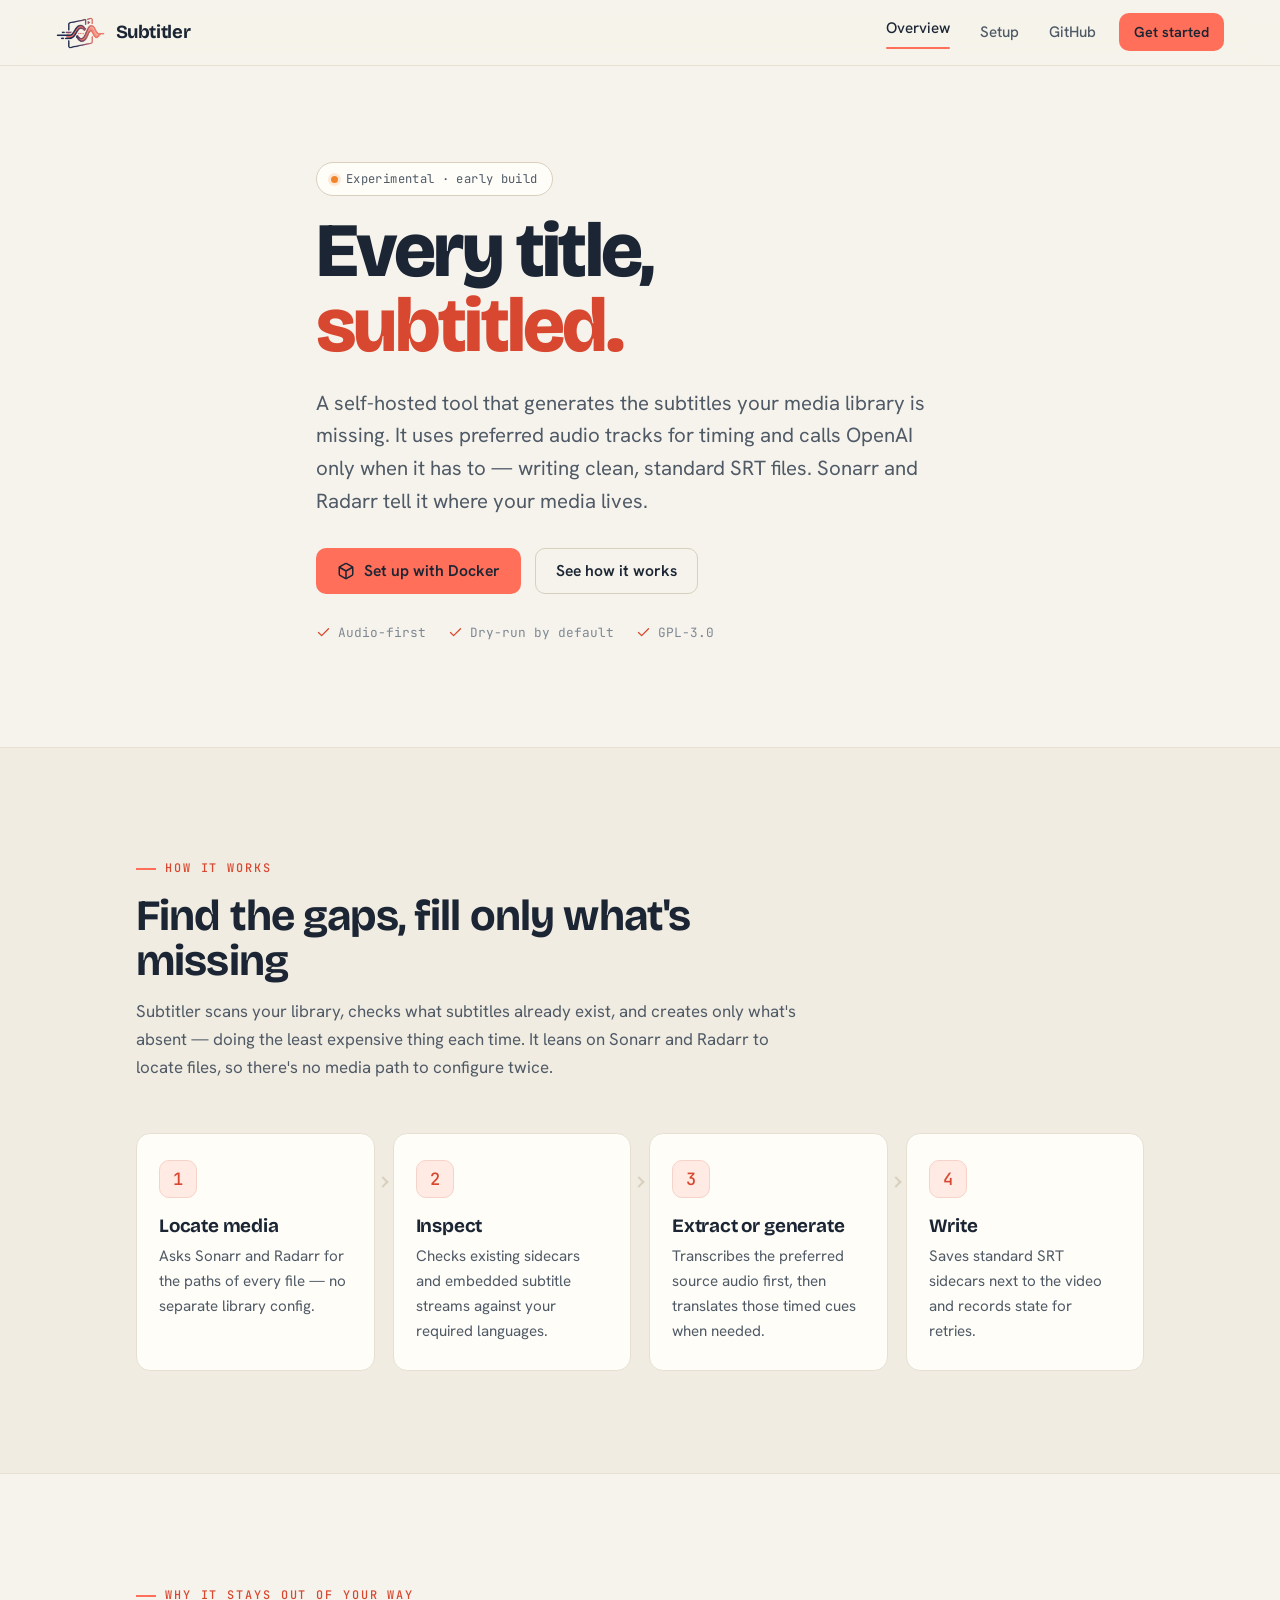
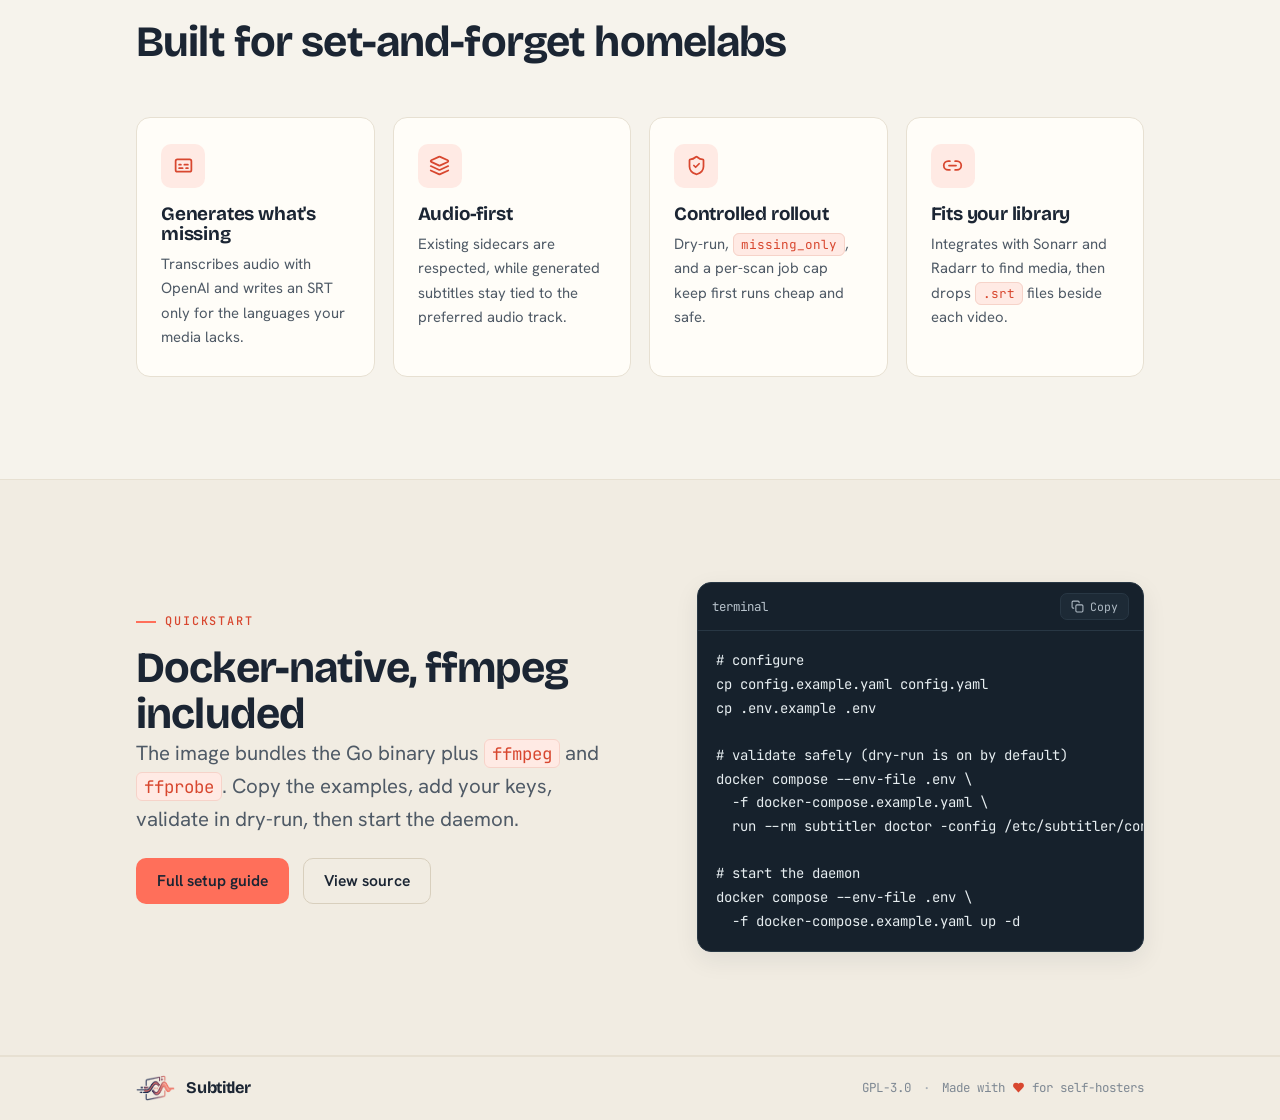
<file: docs/index.html>
<!doctype html>
<html lang="en">
  <head>
    <meta charset="UTF-8" />
    <meta name="viewport" content="width=device-width, initial-scale=1.0" />
    <title>Subtitler — automatic subtitles for your media library</title>
    <meta
      name="description"
      content="Self-hosted tool that generates the subtitles your media library is missing. Uses preferred audio tracks for timing, transcribes with OpenAI, and writes standard SRT sidecars. Integrates with Sonarr and Radarr."
    />
    <link rel="icon" href="favicon.png" type="image/png" />
    <link rel="apple-touch-icon" href="apple-touch-icon.png" />
    <link rel="preconnect" href="https://fonts.googleapis.com" />
    <link rel="preconnect" href="https://fonts.gstatic.com" crossorigin />
    <link
      href="https://fonts.googleapis.com/css2?family=Bricolage+Grotesque:opsz,wght@12..96,600;12..96,700;12..96,800&family=Hanken+Grotesk:wght@400;500;600;700&family=JetBrains+Mono:wght@400;500&display=swap"
      rel="stylesheet"
    />
    <link rel="stylesheet" href="styles.css" />
  </head>
  <body>
    <header class="topbar">
      <a class="brand" href="index.html">
        <img class="logo" src="logo.png" alt="Subtitler" /><span>Subtitler</span>
      </a>
      <nav class="nav" id="nav">
        <a class="active" href="index.html">Overview</a>
        <a href="getting-started.html">Setup</a>
        <a href="https://github.com/Pedro-Revez-Silva/subtitler">GitHub</a>
        <a class="btn btn--primary btn--sm nav-cta" href="getting-started.html">Get started</a>
      </nav>
      <button class="nav-toggle" aria-label="Menu" aria-expanded="false" aria-controls="nav">
        <svg viewBox="0 0 24 24" width="20" height="20" fill="none" stroke="currentColor" stroke-width="2" stroke-linecap="round"><path d="M4 7h16M4 12h16M4 17h16"/></svg>
      </button>
    </header>

    <main>
      <!-- HERO -->
      <section class="hero">
        <div class="container hero-inner" data-reveal>
          <span class="pill"><span class="dot dot--beta"></span> Experimental · early build</span>
          <h1 class="display">Every title,<br /><span class="accent">subtitled.</span></h1>
          <p class="lead">
            A self-hosted tool that generates the subtitles your media library is missing. It uses
            preferred audio tracks for timing and calls OpenAI only when it has to — writing clean, standard SRT
            files. Sonarr and Radarr tell it where your media lives.
          </p>
          <div class="hero-actions">
            <a class="btn btn--primary" href="getting-started.html">
              <svg viewBox="0 0 24 24" fill="none" stroke="currentColor" stroke-width="2" stroke-linecap="round" stroke-linejoin="round"><path d="M21 16V8a2 2 0 0 0-1-1.73l-7-4a2 2 0 0 0-2 0l-7 4A2 2 0 0 0 3 8v8a2 2 0 0 0 1 1.73l7 4a2 2 0 0 0 2 0l7-4A2 2 0 0 0 21 16z"/><path d="m3.3 7 8.7 5 8.7-5M12 22V12"/></svg>
              Set up with Docker
            </a>
            <a class="btn btn--ghost" href="#how">See how it works</a>
          </div>
          <div class="hero-meta">
            <span><svg viewBox="0 0 24 24" fill="none" stroke="currentColor" stroke-width="2" stroke-linecap="round" stroke-linejoin="round"><path d="M20 6 9 17l-5-5"/></svg> Audio-first</span>
            <span><svg viewBox="0 0 24 24" fill="none" stroke="currentColor" stroke-width="2" stroke-linecap="round" stroke-linejoin="round"><path d="M20 6 9 17l-5-5"/></svg> Dry-run by default</span>
            <span><svg viewBox="0 0 24 24" fill="none" stroke="currentColor" stroke-width="2" stroke-linecap="round" stroke-linejoin="round"><path d="M20 6 9 17l-5-5"/></svg> GPL-3.0</span>
          </div>
        </div>
      </section>

      <!-- HOW IT WORKS -->
      <section class="section section--alt" id="how">
        <div class="container">
          <div class="section-head" data-reveal>
            <span class="eyebrow">How it works</span>
            <h2>Find the gaps, fill only what's missing</h2>
            <p>
              Subtitler scans your library, checks what subtitles already exist, and creates only
              what's absent — doing the least expensive thing each time. It leans on Sonarr and
              Radarr to locate files, so there's no media path to configure twice.
            </p>
          </div>
          <div class="steps">
            <div class="step" data-reveal>
              <span class="num">1</span>
              <h3>Locate media</h3>
              <p>Asks Sonarr and Radarr for the paths of every file — no separate library config.</p>
            </div>
            <div class="step" data-reveal>
              <span class="num">2</span>
              <h3>Inspect</h3>
              <p>Checks existing sidecars and embedded subtitle streams against your required languages.</p>
            </div>
            <div class="step" data-reveal>
              <span class="num">3</span>
              <h3>Extract or generate</h3>
              <p>Transcribes the preferred source audio first, then translates those timed cues when needed.</p>
            </div>
            <div class="step" data-reveal>
              <span class="num">4</span>
              <h3>Write</h3>
              <p>Saves standard SRT sidecars next to the video and records state for retries.</p>
            </div>
          </div>
        </div>
      </section>

      <!-- FEATURES -->
      <section class="section">
        <div class="container">
          <div class="section-head" data-reveal>
            <span class="eyebrow">Why it stays out of your way</span>
            <h2>Built for set-and-forget homelabs</h2>
          </div>
          <div class="features">
            <article class="feature" data-reveal>
              <div class="icon"><svg viewBox="0 0 24 24" fill="none" stroke="currentColor" stroke-width="2" stroke-linecap="round" stroke-linejoin="round"><rect x="3" y="5" width="18" height="14" rx="2"/><path d="M7 15h4M15 15h2M7 11h2M13 11h4"/></svg></div>
              <h3>Generates what's missing</h3>
              <p>Transcribes audio with OpenAI and writes an SRT only for the languages your media lacks.</p>
            </article>
            <article class="feature" data-reveal>
              <div class="icon"><svg viewBox="0 0 24 24" fill="none" stroke="currentColor" stroke-width="2" stroke-linecap="round" stroke-linejoin="round"><path d="m12.83 2.18a2 2 0 0 0-1.66 0L2.6 6.08a1 1 0 0 0 0 1.83l8.58 3.91a2 2 0 0 0 1.66 0l8.58-3.91a1 1 0 0 0 0-1.83Z"/><path d="m22 17.65-9.17 4.16a2 2 0 0 1-1.66 0L2 17.65"/><path d="m22 12.65-9.17 4.16a2 2 0 0 1-1.66 0L2 12.65"/></svg></div>
              <h3>Audio-first</h3>
              <p>Existing sidecars are respected, while generated subtitles stay tied to the preferred audio track.</p>
            </article>
            <article class="feature" data-reveal>
              <div class="icon"><svg viewBox="0 0 24 24" fill="none" stroke="currentColor" stroke-width="2" stroke-linecap="round" stroke-linejoin="round"><path d="M20 13c0 5-3.5 7.5-7.66 8.95a1 1 0 0 1-.67-.01C7.5 20.5 4 18 4 13V6a1 1 0 0 1 1-1c2 0 4.5-1.2 6.24-2.72a1.17 1.17 0 0 1 1.52 0C14.51 3.81 17 5 19 5a1 1 0 0 1 1 1z"/><path d="m9 12 2 2 4-4"/></svg></div>
              <h3>Controlled rollout</h3>
              <p>Dry-run, <code>missing_only</code>, and a per-scan job cap keep first runs cheap and safe.</p>
            </article>
            <article class="feature" data-reveal>
              <div class="icon"><svg viewBox="0 0 24 24" fill="none" stroke="currentColor" stroke-width="2" stroke-linecap="round" stroke-linejoin="round"><path d="M9 17H7A5 5 0 0 1 7 7h2"/><path d="M15 7h2a5 5 0 1 1 0 10h-2"/><line x1="8" y1="12" x2="16" y2="12"/></svg></div>
              <h3>Fits your library</h3>
              <p>Integrates with Sonarr and Radarr to find media, then drops <code>.srt</code> files beside each video.</p>
            </article>
          </div>
        </div>
      </section>

      <!-- QUICKSTART -->
      <section class="section section--alt">
        <div class="container hero-grid">
          <div data-reveal>
            <span class="eyebrow">Quickstart</span>
            <h2>Docker-native, ffmpeg included</h2>
            <p class="lead">
              The image bundles the Go binary plus <code>ffmpeg</code> and <code>ffprobe</code>. Copy
              the examples, add your keys, validate in dry-run, then start the daemon.
            </p>
            <div class="hero-actions">
              <a class="btn btn--primary" href="getting-started.html">Full setup guide</a>
              <a class="btn btn--ghost" href="https://github.com/Pedro-Revez-Silva/subtitler">View source</a>
            </div>
          </div>
          <div class="code" data-reveal>
            <div class="code-head">
              <span class="fname">terminal</span>
              <button class="code-copy" type="button">
                <svg viewBox="0 0 24 24" fill="none" stroke="currentColor" stroke-width="2" stroke-linecap="round" stroke-linejoin="round"><rect x="9" y="9" width="13" height="13" rx="2"/><path d="M5 15H4a2 2 0 0 1-2-2V4a2 2 0 0 1 2-2h9a2 2 0 0 1 2 2v1"/></svg>
                <span class="copy-label">Copy</span>
              </button>
            </div>
            <pre><code># configure
cp config.example.yaml config.yaml
cp .env.example .env

# validate safely (dry-run is on by default)
docker compose --env-file .env \
  -f docker-compose.example.yaml \
  run --rm subtitler doctor -config /etc/subtitler/config.yaml

# start the daemon
docker compose --env-file .env \
  -f docker-compose.example.yaml up -d</code></pre>
          </div>
        </div>
      </section>
    </main>

    <footer class="footer">
      <div class="container footer-thin">
        <a class="brand" href="index.html"><img class="logo" src="logo.png" alt="Subtitler" /><span>Subtitler</span></a>
        <div class="footer-meta">
          <a href="https://github.com/Pedro-Revez-Silva/subtitler/blob/main/LICENSE">GPL-3.0</a>
          <span class="sep">·</span>
          <span>Made with <svg class="heart" viewBox="0 0 24 24" fill="currentColor" aria-hidden="true"><path d="M19 14c1.49-1.46 3-3.21 3-5.5A5.5 5.5 0 0 0 16.5 3c-1.76 0-3 .5-4.5 2-1.5-1.5-2.74-2-4.5-2A5.5 5.5 0 0 0 2 8.5c0 2.29 1.51 4.04 3 5.5l7 7Z"/></svg> for self-hosters</span>
        </div>
      </div>
    </footer>

    <script src="main.js" defer></script>
  </body>
</html>
</file>
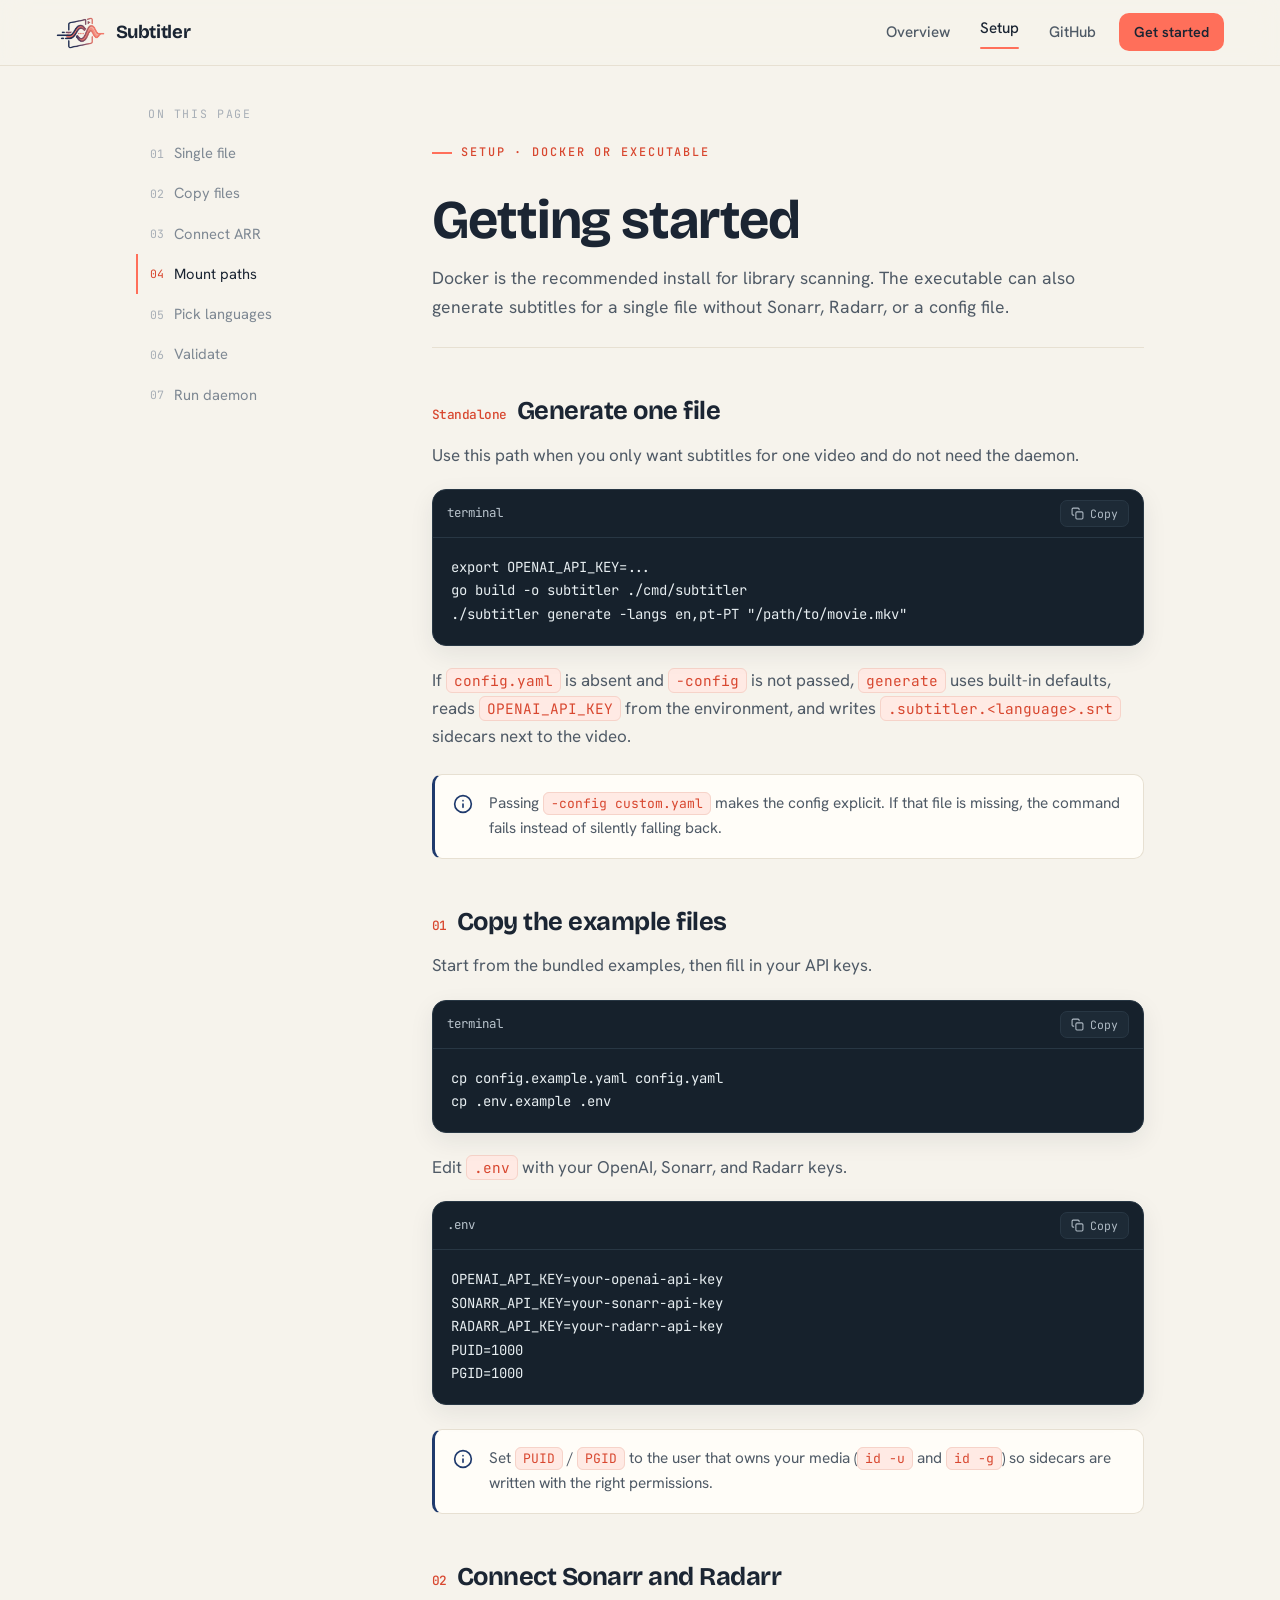
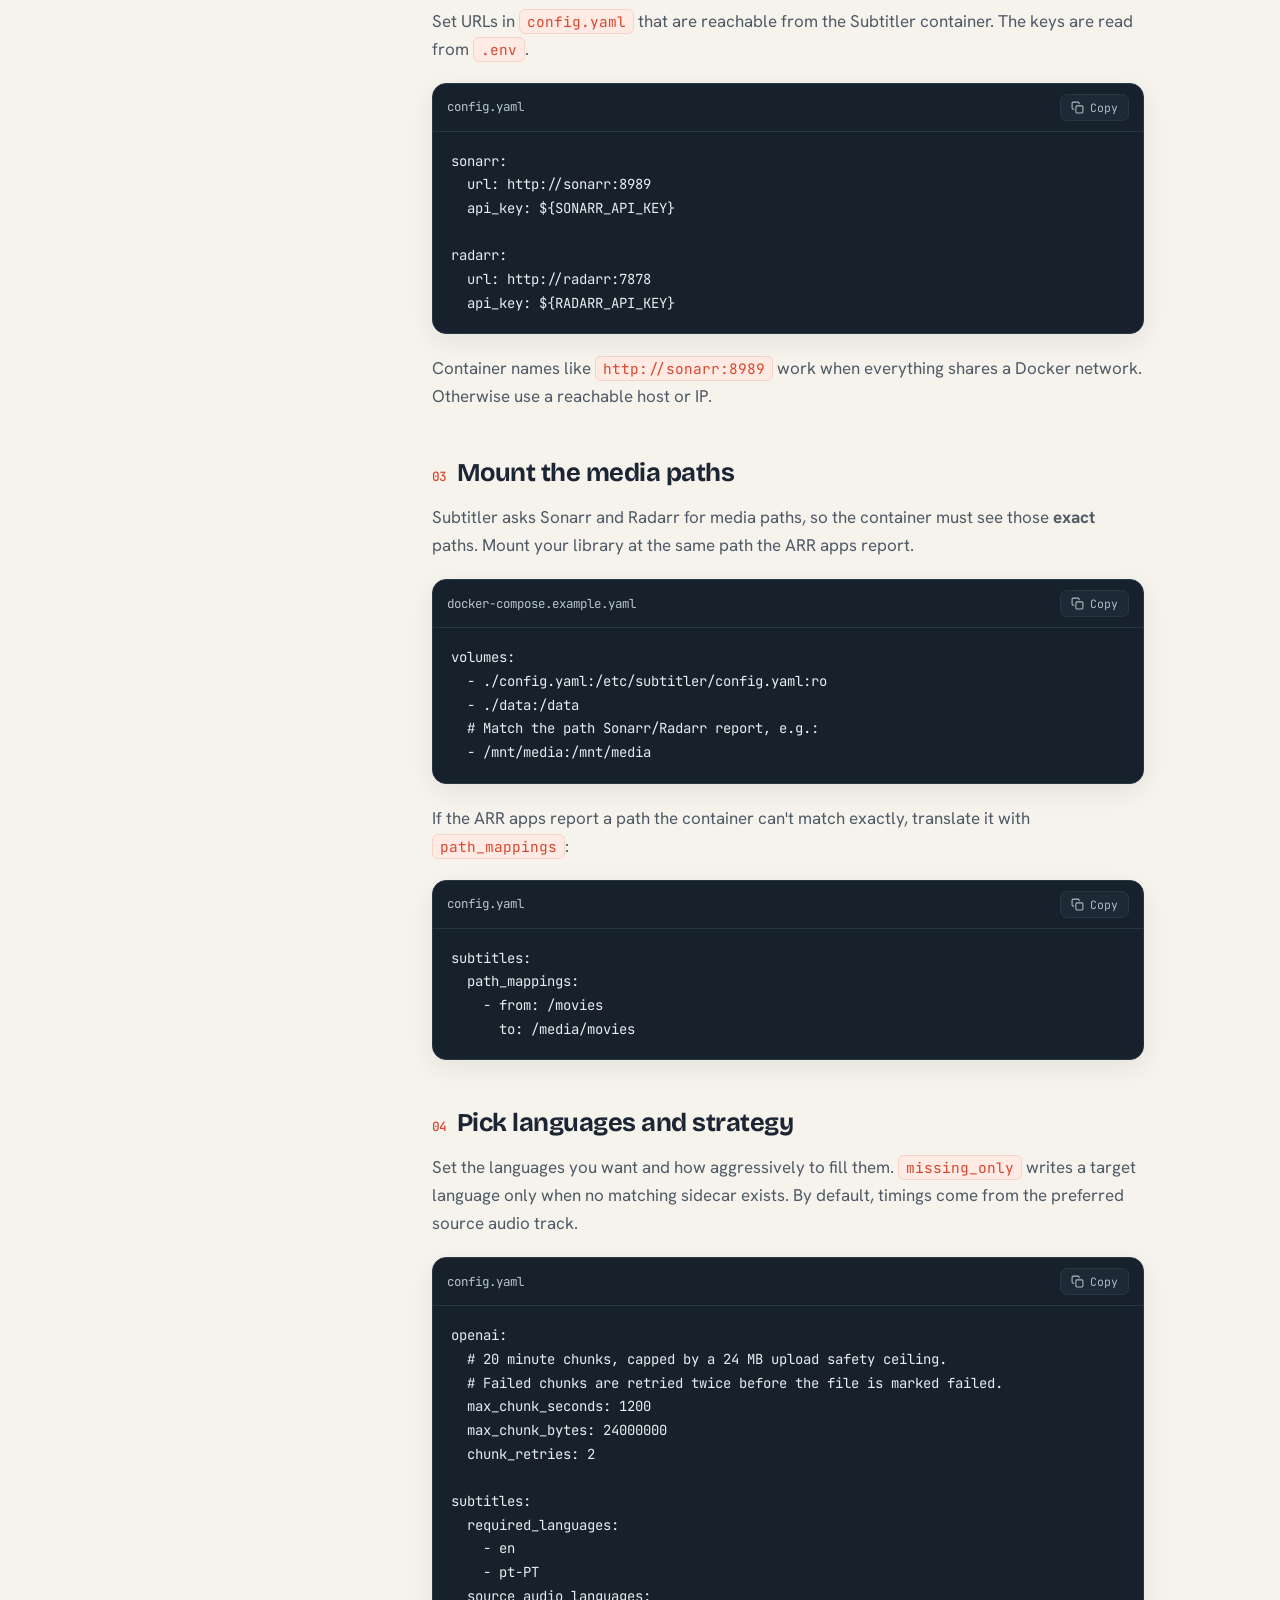
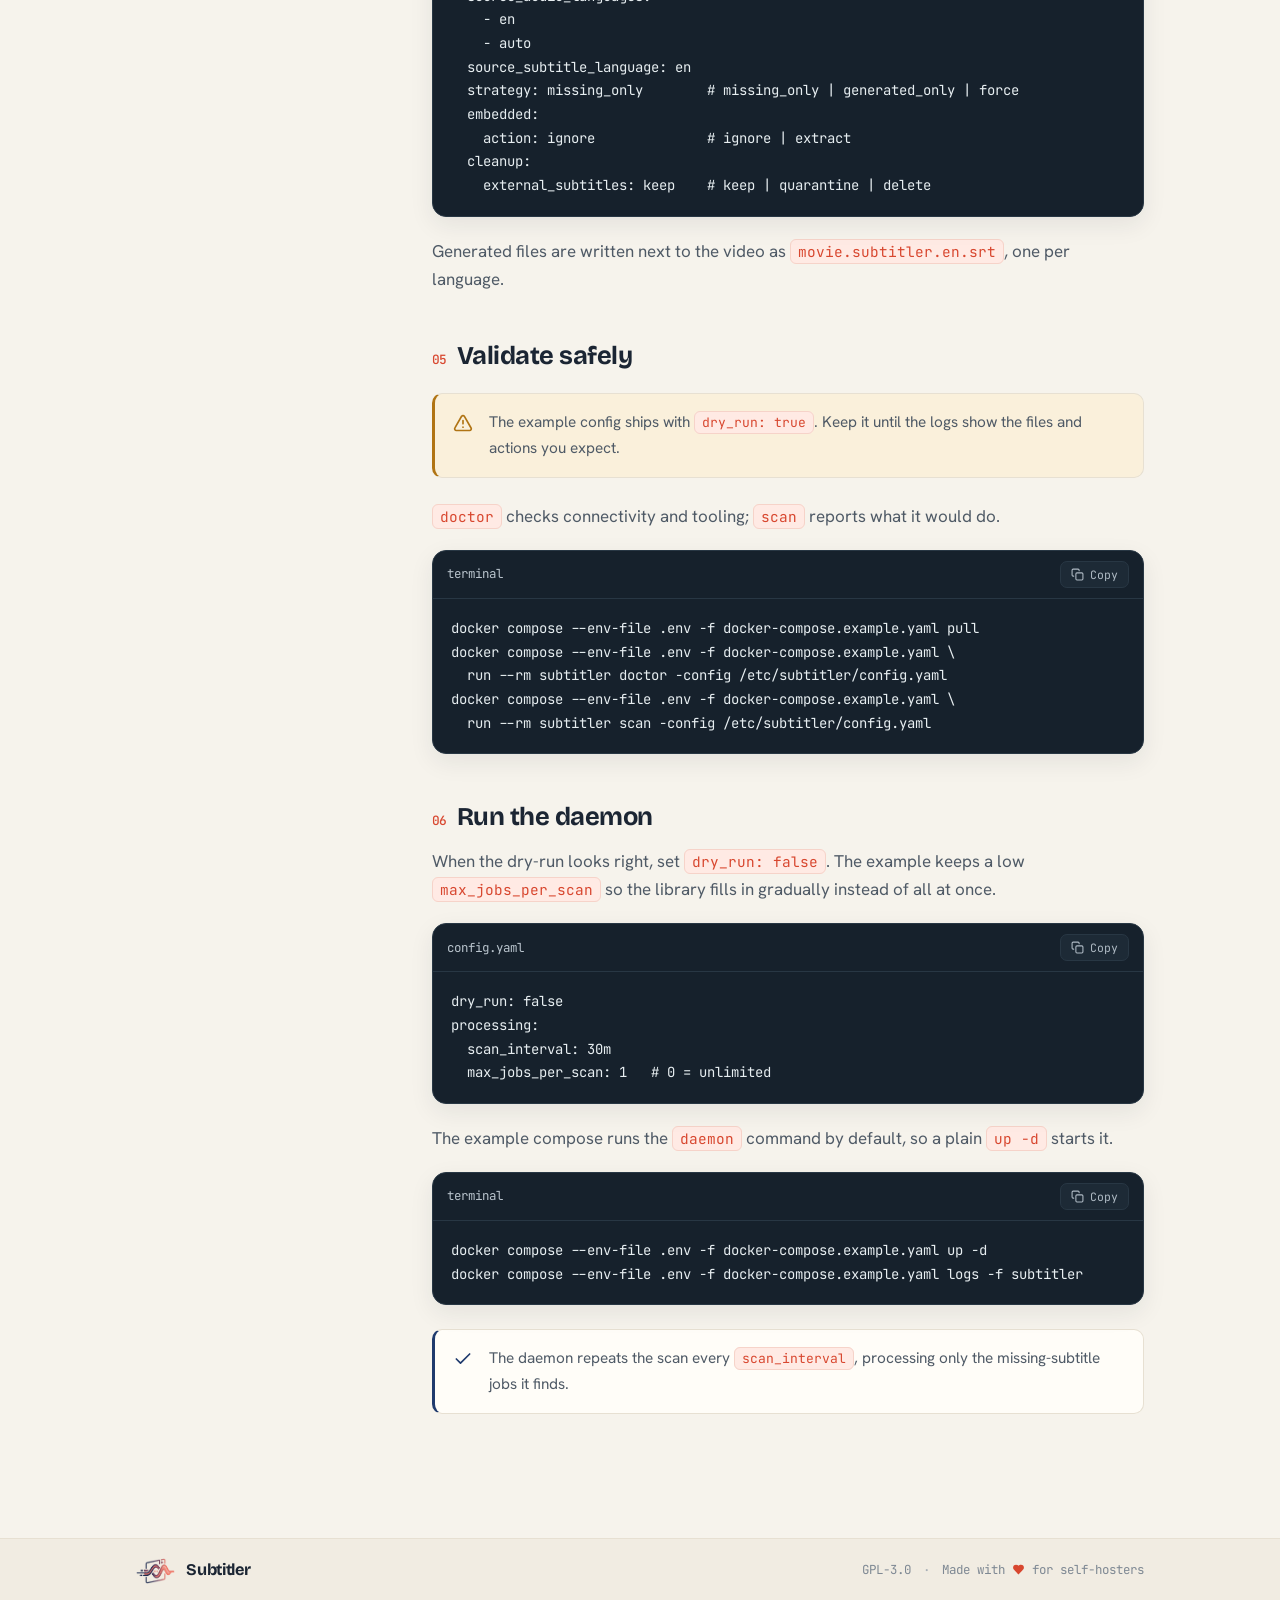
<file: docs/getting-started.html>
<!doctype html>
<html lang="en">
  <head>
    <meta charset="UTF-8" />
    <meta name="viewport" content="width=device-width, initial-scale=1.0" />
    <title>Getting started — Subtitler</title>
    <meta
      name="description"
      content="Install Subtitler with Docker, connect Sonarr and Radarr, mount media paths, and run the first safe library scan."
    />
    <link rel="icon" href="favicon.png" type="image/png" />
    <link rel="apple-touch-icon" href="apple-touch-icon.png" />
    <link rel="preconnect" href="https://fonts.googleapis.com" />
    <link rel="preconnect" href="https://fonts.gstatic.com" crossorigin />
    <link
      href="https://fonts.googleapis.com/css2?family=Bricolage+Grotesque:opsz,wght@12..96,600;12..96,700;12..96,800&family=Hanken+Grotesk:wght@400;500;600;700&family=JetBrains+Mono:wght@400;500&display=swap"
      rel="stylesheet"
    />
    <link rel="stylesheet" href="styles.css" />
  </head>
  <body>
    <header class="topbar">
      <a class="brand" href="index.html">
        <img class="logo" src="logo.png" alt="Subtitler" /><span>Subtitler</span>
      </a>
      <nav class="nav" id="nav">
        <a href="index.html">Overview</a>
        <a class="active" href="getting-started.html">Setup</a>
        <a href="https://github.com/Pedro-Revez-Silva/subtitler">GitHub</a>
        <a class="btn btn--primary btn--sm nav-cta" href="#copy">Get started</a>
      </nav>
      <button class="nav-toggle" aria-label="Menu" aria-expanded="false" aria-controls="nav">
        <svg viewBox="0 0 24 24" width="20" height="20" fill="none" stroke="currentColor" stroke-width="2" stroke-linecap="round"><path d="M4 7h16M4 12h16M4 17h16"/></svg>
      </button>
    </header>

    <main class="docs">
      <aside class="toc">
        <div class="toc-label">On this page</div>
        <a href="#single-file">Single file</a>
        <a href="#copy">Copy files</a>
        <a href="#arr">Connect ARR</a>
        <a href="#paths">Mount paths</a>
        <a href="#languages">Pick languages</a>
        <a href="#validate">Validate</a>
        <a href="#daemon">Run daemon</a>
      </aside>

      <article class="article">
        <div class="article-head">
          <span class="eyebrow">Setup · Docker or executable</span>
          <h1>Getting started</h1>
          <p>
            Docker is the recommended install for library scanning. The executable can also
            generate subtitles for a single file without Sonarr, Radarr, or a config file.
          </p>
        </div>

        <h2 id="single-file"><span class="step-tag">Standalone</span>Generate one file</h2>
        <p>Use this path when you only want subtitles for one video and do not need the daemon.</p>
        <div class="code">
          <div class="code-head">
            <span class="fname">terminal</span>
            <button class="code-copy" type="button"><svg viewBox="0 0 24 24" fill="none" stroke="currentColor" stroke-width="2" stroke-linecap="round" stroke-linejoin="round"><rect x="9" y="9" width="13" height="13" rx="2"/><path d="M5 15H4a2 2 0 0 1-2-2V4a2 2 0 0 1 2-2h9a2 2 0 0 1 2 2v1"/></svg><span class="copy-label">Copy</span></button>
          </div>
          <pre><code>export OPENAI_API_KEY=...
go build -o subtitler ./cmd/subtitler
./subtitler generate -langs en,pt-PT "/path/to/movie.mkv"</code></pre>
        </div>
        <p>
          If <code>config.yaml</code> is absent and <code>-config</code> is not passed,
          <code>generate</code> uses built-in defaults, reads <code>OPENAI_API_KEY</code>
          from the environment, and writes <code>.subtitler.&lt;language&gt;.srt</code>
          sidecars next to the video.
        </p>
        <div class="callout">
          <svg viewBox="0 0 24 24" fill="none" stroke="currentColor" stroke-width="2" stroke-linecap="round" stroke-linejoin="round"><circle cx="12" cy="12" r="10"/><path d="M12 16v-4M12 8h.01"/></svg>
          <p>Passing <code>-config custom.yaml</code> makes the config explicit. If that file is missing, the command fails instead of silently falling back.</p>
        </div>

        <h2 id="copy"><span class="step-tag">01</span>Copy the example files</h2>
        <p>Start from the bundled examples, then fill in your API keys.</p>
        <div class="code">
          <div class="code-head">
            <span class="fname">terminal</span>
            <button class="code-copy" type="button"><svg viewBox="0 0 24 24" fill="none" stroke="currentColor" stroke-width="2" stroke-linecap="round" stroke-linejoin="round"><rect x="9" y="9" width="13" height="13" rx="2"/><path d="M5 15H4a2 2 0 0 1-2-2V4a2 2 0 0 1 2-2h9a2 2 0 0 1 2 2v1"/></svg><span class="copy-label">Copy</span></button>
          </div>
          <pre><code>cp config.example.yaml config.yaml
cp .env.example .env</code></pre>
        </div>
        <p>Edit <code>.env</code> with your OpenAI, Sonarr, and Radarr keys.</p>
        <div class="code">
          <div class="code-head">
            <span class="fname">.env</span>
            <button class="code-copy" type="button"><svg viewBox="0 0 24 24" fill="none" stroke="currentColor" stroke-width="2" stroke-linecap="round" stroke-linejoin="round"><rect x="9" y="9" width="13" height="13" rx="2"/><path d="M5 15H4a2 2 0 0 1-2-2V4a2 2 0 0 1 2-2h9a2 2 0 0 1 2 2v1"/></svg><span class="copy-label">Copy</span></button>
          </div>
          <pre><code>OPENAI_API_KEY=your-openai-api-key
SONARR_API_KEY=your-sonarr-api-key
RADARR_API_KEY=your-radarr-api-key
PUID=1000
PGID=1000</code></pre>
        </div>
        <div class="callout">
          <svg viewBox="0 0 24 24" fill="none" stroke="currentColor" stroke-width="2" stroke-linecap="round" stroke-linejoin="round"><circle cx="12" cy="12" r="10"/><path d="M12 16v-4M12 8h.01"/></svg>
          <p>Set <code>PUID</code> / <code>PGID</code> to the user that owns your media (<code>id -u</code> and <code>id -g</code>) so sidecars are written with the right permissions.</p>
        </div>

        <h2 id="arr"><span class="step-tag">02</span>Connect Sonarr and Radarr</h2>
        <p>Set URLs in <code>config.yaml</code> that are reachable from the Subtitler container. The keys are read from <code>.env</code>.</p>
        <div class="code">
          <div class="code-head">
            <span class="fname">config.yaml</span>
            <button class="code-copy" type="button"><svg viewBox="0 0 24 24" fill="none" stroke="currentColor" stroke-width="2" stroke-linecap="round" stroke-linejoin="round"><rect x="9" y="9" width="13" height="13" rx="2"/><path d="M5 15H4a2 2 0 0 1-2-2V4a2 2 0 0 1 2-2h9a2 2 0 0 1 2 2v1"/></svg><span class="copy-label">Copy</span></button>
          </div>
          <pre><code>sonarr:
  url: http://sonarr:8989
  api_key: ${SONARR_API_KEY}

radarr:
  url: http://radarr:7878
  api_key: ${RADARR_API_KEY}</code></pre>
        </div>
        <p>Container names like <code>http://sonarr:8989</code> work when everything shares a Docker network. Otherwise use a reachable host or IP.</p>

        <h2 id="paths"><span class="step-tag">03</span>Mount the media paths</h2>
        <p>
          Subtitler asks Sonarr and Radarr for media paths, so the container must see those
          <strong>exact</strong> paths. Mount your library at the same path the ARR apps report.
        </p>
        <div class="code">
          <div class="code-head">
            <span class="fname">docker-compose.example.yaml</span>
            <button class="code-copy" type="button"><svg viewBox="0 0 24 24" fill="none" stroke="currentColor" stroke-width="2" stroke-linecap="round" stroke-linejoin="round"><rect x="9" y="9" width="13" height="13" rx="2"/><path d="M5 15H4a2 2 0 0 1-2-2V4a2 2 0 0 1 2-2h9a2 2 0 0 1 2 2v1"/></svg><span class="copy-label">Copy</span></button>
          </div>
          <pre><code>volumes:
  - ./config.yaml:/etc/subtitler/config.yaml:ro
  - ./data:/data
  # Match the path Sonarr/Radarr report, e.g.:
  - /mnt/media:/mnt/media</code></pre>
        </div>
        <p>If the ARR apps report a path the container can't match exactly, translate it with <code>path_mappings</code>:</p>
        <div class="code">
          <div class="code-head">
            <span class="fname">config.yaml</span>
            <button class="code-copy" type="button"><svg viewBox="0 0 24 24" fill="none" stroke="currentColor" stroke-width="2" stroke-linecap="round" stroke-linejoin="round"><rect x="9" y="9" width="13" height="13" rx="2"/><path d="M5 15H4a2 2 0 0 1-2-2V4a2 2 0 0 1 2-2h9a2 2 0 0 1 2 2v1"/></svg><span class="copy-label">Copy</span></button>
          </div>
          <pre><code>subtitles:
  path_mappings:
    - from: /movies
      to: /media/movies</code></pre>
        </div>

        <h2 id="languages"><span class="step-tag">04</span>Pick languages and strategy</h2>
        <p>
          Set the languages you want and how aggressively to fill them. <code>missing_only</code>
          writes a target language only when no matching sidecar exists. By default, timings come
          from the preferred source audio track.
        </p>
        <div class="code">
          <div class="code-head">
            <span class="fname">config.yaml</span>
            <button class="code-copy" type="button"><svg viewBox="0 0 24 24" fill="none" stroke="currentColor" stroke-width="2" stroke-linecap="round" stroke-linejoin="round"><rect x="9" y="9" width="13" height="13" rx="2"/><path d="M5 15H4a2 2 0 0 1-2-2V4a2 2 0 0 1 2-2h9a2 2 0 0 1 2 2v1"/></svg><span class="copy-label">Copy</span></button>
          </div>
          <pre><code>openai:
  # 20 minute chunks, capped by a 24 MB upload safety ceiling.
  # Failed chunks are retried twice before the file is marked failed.
  max_chunk_seconds: 1200
  max_chunk_bytes: 24000000
  chunk_retries: 2

subtitles:
  required_languages:
    - en
    - pt-PT
  source_audio_languages:
    - en
    - auto
  source_subtitle_language: en
  strategy: missing_only        # missing_only | generated_only | force
  embedded:
    action: ignore              # ignore | extract
  cleanup:
    external_subtitles: keep    # keep | quarantine | delete</code></pre>
        </div>
        <p>Generated files are written next to the video as <code>movie.subtitler.en.srt</code>, one per language.</p>

        <h2 id="validate"><span class="step-tag">05</span>Validate safely</h2>
        <div class="callout callout--warn">
          <svg viewBox="0 0 24 24" fill="none" stroke="currentColor" stroke-width="2" stroke-linecap="round" stroke-linejoin="round"><path d="m10.3 3.9-8 14A2 2 0 0 0 4 21h16a2 2 0 0 0 1.7-3l-8-14a2 2 0 0 0-3.4 0z"/><path d="M12 9v4M12 17h.01"/></svg>
          <p>The example config ships with <code>dry_run: true</code>. Keep it until the logs show the files and actions you expect.</p>
        </div>
        <p><code>doctor</code> checks connectivity and tooling; <code>scan</code> reports what it would do.</p>
        <div class="code">
          <div class="code-head">
            <span class="fname">terminal</span>
            <button class="code-copy" type="button"><svg viewBox="0 0 24 24" fill="none" stroke="currentColor" stroke-width="2" stroke-linecap="round" stroke-linejoin="round"><rect x="9" y="9" width="13" height="13" rx="2"/><path d="M5 15H4a2 2 0 0 1-2-2V4a2 2 0 0 1 2-2h9a2 2 0 0 1 2 2v1"/></svg><span class="copy-label">Copy</span></button>
          </div>
          <pre><code>docker compose --env-file .env -f docker-compose.example.yaml pull
docker compose --env-file .env -f docker-compose.example.yaml \
  run --rm subtitler doctor -config /etc/subtitler/config.yaml
docker compose --env-file .env -f docker-compose.example.yaml \
  run --rm subtitler scan -config /etc/subtitler/config.yaml</code></pre>
        </div>

        <h2 id="daemon"><span class="step-tag">06</span>Run the daemon</h2>
        <p>
          When the dry-run looks right, set <code>dry_run: false</code>. The example keeps a low
          <code>max_jobs_per_scan</code> so the library fills in gradually instead of all at once.
        </p>
        <div class="code">
          <div class="code-head">
            <span class="fname">config.yaml</span>
            <button class="code-copy" type="button"><svg viewBox="0 0 24 24" fill="none" stroke="currentColor" stroke-width="2" stroke-linecap="round" stroke-linejoin="round"><rect x="9" y="9" width="13" height="13" rx="2"/><path d="M5 15H4a2 2 0 0 1-2-2V4a2 2 0 0 1 2-2h9a2 2 0 0 1 2 2v1"/></svg><span class="copy-label">Copy</span></button>
          </div>
          <pre><code>dry_run: false
processing:
  scan_interval: 30m
  max_jobs_per_scan: 1   # 0 = unlimited</code></pre>
        </div>
        <p>The example compose runs the <code>daemon</code> command by default, so a plain <code>up -d</code> starts it.</p>
        <div class="code">
          <div class="code-head">
            <span class="fname">terminal</span>
            <button class="code-copy" type="button"><svg viewBox="0 0 24 24" fill="none" stroke="currentColor" stroke-width="2" stroke-linecap="round" stroke-linejoin="round"><rect x="9" y="9" width="13" height="13" rx="2"/><path d="M5 15H4a2 2 0 0 1-2-2V4a2 2 0 0 1 2-2h9a2 2 0 0 1 2 2v1"/></svg><span class="copy-label">Copy</span></button>
          </div>
          <pre><code>docker compose --env-file .env -f docker-compose.example.yaml up -d
docker compose --env-file .env -f docker-compose.example.yaml logs -f subtitler</code></pre>
        </div>
        <div class="callout">
          <svg viewBox="0 0 24 24" fill="none" stroke="currentColor" stroke-width="2" stroke-linecap="round" stroke-linejoin="round"><path d="M20 6 9 17l-5-5"/></svg>
          <p>The daemon repeats the scan every <code>scan_interval</code>, processing only the missing-subtitle jobs it finds.</p>
        </div>
      </article>
    </main>

    <footer class="footer">
      <div class="container footer-thin">
        <a class="brand" href="index.html"><img class="logo" src="logo.png" alt="Subtitler" /><span>Subtitler</span></a>
        <div class="footer-meta">
          <a href="https://github.com/Pedro-Revez-Silva/subtitler/blob/main/LICENSE">GPL-3.0</a>
          <span class="sep">·</span>
          <span>Made with <svg class="heart" viewBox="0 0 24 24" fill="currentColor" aria-hidden="true"><path d="M19 14c1.49-1.46 3-3.21 3-5.5A5.5 5.5 0 0 0 16.5 3c-1.76 0-3 .5-4.5 2-1.5-1.5-2.74-2-4.5-2A5.5 5.5 0 0 0 2 8.5c0 2.29 1.51 4.04 3 5.5l7 7Z"/></svg> for self-hosters</span>
        </div>
      </div>
    </footer>

    <script src="main.js" defer></script>
  </body>
</html>
</file>
<file: docs/styles.css>
/* =============================================================================
   Subtitler — design system (light · flat color)
   Warm paper surfaces that match the logo's own near-white card. The logo is
   built from flat navy / violet / coral, so the site is too — no gradients.
   Editorial grotesque type, generous space, restrained accents.
   ============================================================================= */

/* -----------------------------------------------------------------------------
   1. Tokens
   -------------------------------------------------------------------------- */
:root {
  /* Surfaces — warm paper */
  --bg: #f6f3ec;
  --bg-2: #f1ece2;
  --surface: #fffdf8;
  --surface-2: #faf6ee;

  /* Lines */
  --border: #e7e0d2;
  --border-strong: #d8cfbd;

  /* Ink — dark navy-slate text */
  --ink: #1b2533;
  --text-dim: #4f5a66;
  --text-mute: #7e8893;
  --text-faint: #a8afb7;

  /* Brand — flat colors lifted from the mark */
  --coral: #ff6f5a;       /* fills: buttons, icon tiles */
  --coral-ink: #d8472f;   /* coral for text/links on light (contrast) */
  --navy: #1f3a6d;
  --violet: #6f4f93;

  /* Semantic */
  --ok: #1f7a52;
  --warn: #b07414;

  /* Tints */
  --coral-tint: #ffeae4;
  --coral-tint-line: #f6d3c9;
  --ok-tint: #e6f3ec;
  --ok-tint-line: #cce7d9;
  --warn-tint: #faf0db;
  --warn-tint-line: #ecd9ab;

  /* Dark code panel (intentional contrast against the paper) */
  --code-bg: #16212c;
  --code-text: #e7eef1;
  --code-mute: #8b97a3;
  --code-border: #283744;

  /* Type */
  --font-display: "Bricolage Grotesque", ui-sans-serif, system-ui, sans-serif;
  --font-body: "Hanken Grotesk", ui-sans-serif, system-ui, -apple-system, sans-serif;
  --font-mono: "JetBrains Mono", "SF Mono", ui-monospace, Consolas, monospace;

  /* Radii */
  --r-xs: 7px;
  --r-sm: 10px;
  --r-md: 14px;
  --r-lg: 20px;
  --r-pill: 999px;

  /* Shadows — soft, navy-tinted */
  --shadow-sm: 0 1px 2px rgba(27, 37, 51, 0.05);
  --shadow-md: 0 8px 24px rgba(27, 37, 51, 0.08);
  --shadow-lg: 0 24px 56px rgba(27, 37, 51, 0.12);

  /* Layout */
  --maxw: 1120px;
  --maxw-prose: 740px;
  --topbar-h: 66px;
  --gutter: clamp(20px, 5vw, 56px);

  --ease: cubic-bezier(0.22, 0.61, 0.36, 1);
}

/* -----------------------------------------------------------------------------
   2. Base
   -------------------------------------------------------------------------- */
*,
*::before,
*::after {
  box-sizing: border-box;
}

html {
  scroll-behavior: smooth;
  -webkit-text-size-adjust: 100%;
}

body {
  margin: 0;
  font-family: var(--font-body);
  font-size: 17px;
  line-height: 1.65;
  color: var(--ink);
  background: var(--bg);
  -webkit-font-smoothing: antialiased;
  text-rendering: optimizeLegibility;
  overflow-x: hidden;
}

a {
  color: var(--coral-ink);
  text-decoration: none;
}

img,
svg {
  display: block;
  max-width: 100%;
}

::selection {
  background: var(--coral-tint);
  color: var(--ink);
}

:focus-visible {
  outline: 2px solid var(--coral-ink);
  outline-offset: 3px;
  border-radius: 4px;
}

/* -----------------------------------------------------------------------------
   3. Typography
   -------------------------------------------------------------------------- */
h1,
h2,
h3,
h4 {
  font-family: var(--font-display);
  font-weight: 700;
  line-height: 1.05;
  letter-spacing: -0.02em;
  margin: 0;
  color: var(--ink);
}

.display {
  font-size: clamp(2.7rem, 6vw, 4.8rem);
  font-weight: 800;
  letter-spacing: -0.035em;
  line-height: 0.98;
}

h2 {
  font-size: clamp(1.9rem, 3.4vw, 2.7rem);
}

h3 {
  font-size: 1.18rem;
  letter-spacing: -0.01em;
}

p {
  margin: 0 0 1.1em;
}

.lead {
  font-size: clamp(1.08rem, 1.6vw, 1.28rem);
  color: var(--text-dim);
  line-height: 1.6;
}

.accent {
  color: var(--coral-ink);
}

code,
pre,
.mono {
  font-family: var(--font-mono);
}

/* -----------------------------------------------------------------------------
   4. Layout primitives
   -------------------------------------------------------------------------- */
.container {
  width: 100%;
  max-width: var(--maxw);
  margin-inline: auto;
  padding-inline: var(--gutter);
}

.section {
  padding-block: clamp(56px, 8vw, 104px);
  position: relative;
}

.section--alt {
  background: var(--bg-2);
  border-block: 1px solid var(--border);
}

.section-head {
  max-width: 660px;
  margin-bottom: clamp(32px, 4vw, 52px);
}

.eyebrow {
  display: inline-flex;
  align-items: center;
  gap: 9px;
  font-family: var(--font-mono);
  font-size: 0.74rem;
  font-weight: 500;
  letter-spacing: 0.16em;
  text-transform: uppercase;
  color: var(--coral-ink);
  margin-bottom: 15px;
}

.eyebrow::before {
  content: "";
  width: 20px;
  height: 2px;
  background: var(--coral);
}

.section-head p {
  margin-top: 13px;
  color: var(--text-dim);
  font-size: 1.06rem;
}

/* -----------------------------------------------------------------------------
   5. Topbar
   -------------------------------------------------------------------------- */
.topbar {
  position: sticky;
  top: 0;
  z-index: 50;
  height: var(--topbar-h);
  display: flex;
  align-items: center;
  gap: 20px;
  padding-inline: var(--gutter);
  background: rgba(246, 243, 236, 0.82);
  backdrop-filter: blur(14px) saturate(140%);
  border-bottom: 1px solid var(--border);
}

.brand {
  display: inline-flex;
  align-items: center;
  gap: 11px;
  font-family: var(--font-display);
  font-weight: 700;
  font-size: 1.16rem;
  letter-spacing: -0.02em;
  color: var(--ink);
}

.brand .logo {
  height: 32px;
  width: auto;
}

.nav {
  margin-left: auto;
  display: flex;
  align-items: center;
  gap: 4px;
}

.nav a:not(.btn) {
  padding: 8px 13px;
  border-radius: var(--r-xs);
  color: var(--text-dim);
  font-size: 0.95rem;
  font-weight: 500;
  transition: color 0.16s var(--ease), background 0.16s var(--ease);
}

.nav a:not(.btn):hover {
  color: var(--ink);
  background: var(--surface-2);
}

.nav a.active {
  color: var(--ink);
}

.nav a.active::after {
  content: "";
  display: block;
  height: 2px;
  margin-top: 5px;
  border-radius: 2px;
  background: var(--coral);
}

.nav .nav-cta {
  margin-left: 6px;
}

.nav-toggle {
  display: none;
  margin-left: auto;
  width: 42px;
  height: 42px;
  border: 1px solid var(--border-strong);
  border-radius: var(--r-xs);
  background: var(--surface);
  color: var(--ink);
  cursor: pointer;
}

/* -----------------------------------------------------------------------------
   6. Buttons, pills, chips
   -------------------------------------------------------------------------- */
.btn {
  display: inline-flex;
  align-items: center;
  justify-content: center;
  gap: 9px;
  min-height: 46px;
  padding: 0 20px;
  border: 1px solid var(--border-strong);
  border-radius: var(--r-sm);
  background: var(--surface);
  color: var(--ink);
  font-family: var(--font-body);
  font-size: 0.98rem;
  font-weight: 600;
  cursor: pointer;
  transition: transform 0.16s var(--ease), border-color 0.16s var(--ease),
    background 0.16s var(--ease), box-shadow 0.16s var(--ease);
}

.btn:hover {
  transform: translateY(-2px);
  box-shadow: var(--shadow-sm);
}

.btn svg {
  width: 18px;
  height: 18px;
}

/* coral fill, dark ink label — flat and high-contrast */
.btn--primary {
  border-color: transparent;
  background: var(--coral);
  color: var(--ink);
}

.btn--primary:hover {
  background: #ff5e46;
  box-shadow: 0 10px 26px rgba(255, 111, 90, 0.34);
}

.btn--ghost {
  background: transparent;
  border-color: var(--border-strong);
}

.btn--ghost:hover {
  background: var(--surface);
}

.btn--sm {
  min-height: 38px;
  padding: 0 14px;
  font-size: 0.9rem;
}

.pill {
  display: inline-flex;
  align-items: center;
  gap: 8px;
  padding: 6px 14px;
  border: 1px solid var(--border-strong);
  border-radius: var(--r-pill);
  background: var(--surface);
  font-family: var(--font-mono);
  font-size: 0.76rem;
  letter-spacing: 0.03em;
  color: var(--text-dim);
}

.pill .dot {
  width: 7px;
  height: 7px;
  border-radius: 50%;
  background: var(--ok);
}

.pill .dot--beta {
  background: #f0852b;
  box-shadow: 0 0 0 3px rgba(240, 133, 43, 0.16);
}

.chip {
  display: inline-flex;
  align-items: center;
  gap: 5px;
  padding: 3px 9px;
  border-radius: var(--r-pill);
  font-family: var(--font-mono);
  font-size: 0.72rem;
  font-weight: 500;
  border: 1px solid var(--border);
  color: var(--text-dim);
  white-space: nowrap;
}

.chip--ok {
  color: var(--ok);
  border-color: var(--ok-tint-line);
  background: var(--ok-tint);
}

.chip--run {
  color: var(--coral-ink);
  border-color: var(--coral-tint-line);
  background: var(--coral-tint);
}

/* -----------------------------------------------------------------------------
   7. Hero
   -------------------------------------------------------------------------- */
.hero {
  padding-block: clamp(52px, 8vw, 96px) clamp(56px, 9vw, 104px);
}

.hero-grid {
  display: grid;
  grid-template-columns: minmax(0, 1.04fr) minmax(0, 0.96fr);
  gap: clamp(36px, 6vw, 76px);
  align-items: center;
}

.hero-inner {
  max-width: 760px;
}

.hero h1 {
  margin: 18px 0 22px;
}

.hero .lead {
  max-width: 620px;
  margin-bottom: 30px;
}

.hero-actions {
  display: flex;
  flex-wrap: wrap;
  gap: 14px;
  margin-bottom: 28px;
}

.hero-meta {
  display: flex;
  flex-wrap: wrap;
  gap: 10px 22px;
  color: var(--text-mute);
  font-family: var(--font-mono);
  font-size: 0.8rem;
}

.hero-meta span {
  display: inline-flex;
  align-items: center;
  gap: 7px;
}

.hero-meta svg {
  width: 15px;
  height: 15px;
  color: var(--coral-ink);
}

/* -----------------------------------------------------------------------------
   8. Steps (how it works)
   -------------------------------------------------------------------------- */
.steps {
  display: grid;
  grid-template-columns: repeat(4, 1fr);
  gap: 18px;
}

.step {
  position: relative;
  padding: 26px 22px;
  border: 1px solid var(--border);
  border-radius: var(--r-md);
  background: var(--surface);
  transition: border-color 0.2s var(--ease), transform 0.2s var(--ease),
    box-shadow 0.2s var(--ease);
}

.step:hover {
  border-color: var(--border-strong);
  transform: translateY(-3px);
  box-shadow: var(--shadow-md);
}

.step .num {
  display: inline-flex;
  align-items: center;
  justify-content: center;
  width: 38px;
  height: 38px;
  border-radius: var(--r-sm);
  background: var(--coral-tint);
  border: 1px solid var(--coral-tint-line);
  color: var(--coral-ink);
  font-family: var(--font-mono);
  font-weight: 500;
  margin-bottom: 18px;
}

.step h3 {
  margin-bottom: 8px;
}

.step p {
  margin: 0;
  color: var(--text-dim);
  font-size: 0.95rem;
}

.step:not(:last-child)::after {
  content: "";
  position: absolute;
  top: 44px;
  right: -13px;
  width: 8px;
  height: 8px;
  border-top: 2px solid var(--border-strong);
  border-right: 2px solid var(--border-strong);
  transform: rotate(45deg);
  z-index: 1;
}

/* -----------------------------------------------------------------------------
   9. Feature cards
   -------------------------------------------------------------------------- */
.features {
  display: grid;
  grid-template-columns: repeat(4, 1fr);
  gap: 18px;
}

.feature {
  position: relative;
  padding: 26px 24px;
  border: 1px solid var(--border);
  border-radius: var(--r-md);
  background: var(--surface);
  transition: border-color 0.2s var(--ease), transform 0.2s var(--ease),
    box-shadow 0.2s var(--ease);
}

.feature:hover {
  transform: translateY(-3px);
  border-color: var(--border-strong);
  box-shadow: var(--shadow-md);
}

.feature .icon {
  display: inline-flex;
  align-items: center;
  justify-content: center;
  width: 44px;
  height: 44px;
  border-radius: var(--r-sm);
  background: var(--coral-tint);
  color: var(--coral-ink);
  margin-bottom: 16px;
}

.feature .icon svg {
  width: 21px;
  height: 21px;
}

.feature h3 {
  margin-bottom: 8px;
}

.feature p {
  margin: 0;
  color: var(--text-dim);
  font-size: 0.93rem;
}

/* -----------------------------------------------------------------------------
   10. Code blocks (dark panel) + copy
   -------------------------------------------------------------------------- */
.code {
  position: relative;
  border: 1px solid var(--code-border);
  border-radius: var(--r-md);
  background: var(--code-bg);
  overflow: hidden;
  box-shadow: var(--shadow-md);
}

.code-head {
  display: flex;
  align-items: center;
  gap: 9px;
  padding: 10px 14px;
  border-bottom: 1px solid var(--code-border);
  font-family: var(--font-mono);
  font-size: 0.78rem;
  color: var(--code-mute);
}

.code-head .fname {
  color: #b9c4cd;
}

.code-copy {
  margin-left: auto;
  display: inline-flex;
  align-items: center;
  gap: 6px;
  padding: 5px 10px;
  border: 1px solid var(--code-border);
  border-radius: var(--r-xs);
  background: #1d2a36;
  color: #aeb9c3;
  font-family: var(--font-mono);
  font-size: 0.72rem;
  cursor: pointer;
  transition: color 0.16s, border-color 0.16s, background 0.16s;
}

.code-copy:hover {
  color: #fff;
  background: #25333f;
}

.code-copy svg {
  width: 13px;
  height: 13px;
}

.code-copy.copied {
  color: #6bd3a3;
  border-color: #2f5a48;
}

pre {
  margin: 0;
  overflow: auto;
  padding: 18px;
  font-size: 0.87rem;
  line-height: 1.7;
  color: var(--code-text);
}

pre code {
  font-family: var(--font-mono);
}

/* inline code */
p code,
li code,
.article code {
  padding: 2px 7px;
  border: 1px solid var(--coral-tint-line);
  border-radius: 6px;
  background: var(--coral-tint);
  color: var(--coral-ink);
  font-size: 0.85em;
}

/* ...but never style code inside a code block (beats .article code) */
pre code,
.article pre code {
  padding: 0;
  border: 0;
  border-radius: 0;
  background: none;
  color: inherit;
  font-size: inherit;
}

/* -----------------------------------------------------------------------------
   11. Footer
   -------------------------------------------------------------------------- */
.footer {
  border-top: 1px solid var(--border);
  background: var(--bg-2);
  padding-block: 18px;
}

.footer-thin {
  display: flex;
  align-items: center;
  justify-content: space-between;
  gap: 12px 24px;
  flex-wrap: wrap;
}

.footer-thin .brand {
  font-size: 1.02rem;
}

.footer-thin .brand .logo {
  height: 26px;
}

.footer-meta {
  display: inline-flex;
  align-items: center;
  gap: 12px;
  color: var(--text-mute);
  font-family: var(--font-mono);
  font-size: 0.78rem;
}

.footer-meta a {
  color: var(--text-mute);
  transition: color 0.16s var(--ease);
}

.footer-meta a:hover {
  color: var(--ink);
}

.footer-meta .sep {
  color: var(--text-faint);
}

.footer-meta .heart {
  display: inline-block;
  width: 13px;
  height: 13px;
  color: var(--coral-ink);
  vertical-align: -2px;
}

/* -----------------------------------------------------------------------------
   12. Docs / article layout
   -------------------------------------------------------------------------- */
.docs {
  display: grid;
  grid-template-columns: 240px minmax(0, 1fr);
  gap: clamp(28px, 5vw, 56px);
  max-width: var(--maxw);
  margin-inline: auto;
  padding-inline: var(--gutter);
  align-items: start;
}

.toc {
  position: sticky;
  top: calc(var(--topbar-h) + 32px);
  padding: 6px 0;
  counter-reset: toc-item;
}

.toc .toc-label {
  font-family: var(--font-mono);
  font-size: 0.72rem;
  letter-spacing: 0.14em;
  text-transform: uppercase;
  color: var(--text-faint);
  padding: 0 12px 10px;
}

.toc a {
  display: flex;
  align-items: center;
  gap: 10px;
  color: var(--text-mute);
  font-size: 0.92rem;
  padding: 8px 12px;
  border-left: 2px solid transparent;
  transition: color 0.16s var(--ease), border-color 0.16s var(--ease);
}

.toc a::before {
  content: counter(toc-item, decimal-leading-zero);
  counter-increment: toc-item;
  font-family: var(--font-mono);
  font-size: 0.72rem;
  color: var(--text-faint);
}

.toc a:hover {
  color: var(--text-dim);
}

.toc a.active {
  color: var(--ink);
  border-left-color: var(--coral);
}

.toc a.active::before {
  color: var(--coral-ink);
}

.article {
  max-width: var(--maxw-prose);
  padding-block: clamp(40px, 6vw, 68px) clamp(56px, 9vw, 100px);
}

.article-head {
  margin-bottom: 38px;
  padding-bottom: 26px;
  border-bottom: 1px solid var(--border);
}

.article-head h1 {
  font-size: clamp(2.3rem, 4.6vw, 3.4rem);
  margin: 14px 0 14px;
}

.article-head p {
  color: var(--text-dim);
  font-size: 1.1rem;
  margin: 0;
}

.article h2 {
  font-size: 1.6rem;
  margin: 50px 0 16px;
  scroll-margin-top: calc(var(--topbar-h) + 24px);
}

.article h2 .step-tag {
  font-family: var(--font-mono);
  font-size: 0.8rem;
  font-weight: 500;
  color: var(--coral-ink);
  margin-right: 10px;
}

.article p,
.article li {
  color: var(--text-dim);
}

.article ul {
  padding-left: 20px;
}

.article li {
  margin-bottom: 8px;
}

.article .code {
  margin: 20px 0;
}

/* callouts */
.callout {
  display: grid;
  grid-template-columns: 22px 1fr;
  gap: 14px;
  margin: 24px 0;
  padding: 16px 18px;
  border: 1px solid var(--border);
  border-left-width: 3px;
  border-left-color: var(--navy);
  border-radius: var(--r-sm);
  background: var(--surface);
  color: var(--text-dim);
  font-size: 0.96rem;
}

.callout svg {
  width: 20px;
  height: 20px;
  margin-top: 3px;
  color: var(--navy);
}

.callout--warn {
  border-left-color: var(--warn);
  background: var(--warn-tint);
}

.callout--warn svg {
  color: var(--warn);
}

.callout p {
  margin: 0;
}

/* -----------------------------------------------------------------------------
   13. Reveal-on-scroll
   -------------------------------------------------------------------------- */
[data-reveal] {
  opacity: 0;
  transform: translateY(16px);
  transition: opacity 0.6s var(--ease), transform 0.6s var(--ease);
}

[data-reveal].in {
  opacity: 1;
  transform: none;
}

@media (prefers-reduced-motion: reduce) {
  * {
    animation: none !important;
    transition: none !important;
  }
  html {
    scroll-behavior: auto;
  }
  [data-reveal] {
    opacity: 1;
    transform: none;
  }
}

/* -----------------------------------------------------------------------------
   14. Responsive
   -------------------------------------------------------------------------- */
@media (max-width: 980px) {
  .features {
    grid-template-columns: repeat(2, 1fr);
  }
  .steps {
    grid-template-columns: repeat(2, 1fr);
  }
  .step:not(:last-child)::after {
    display: none;
  }
}

@media (max-width: 820px) {
  .nav {
    position: fixed;
    inset: var(--topbar-h) 0 auto 0;
    flex-direction: column;
    align-items: stretch;
    gap: 4px;
    padding: 14px var(--gutter) 22px;
    background: rgba(246, 243, 236, 0.96);
    backdrop-filter: blur(14px) saturate(140%);
    border-bottom: 1px solid var(--border);
    box-shadow: var(--shadow-md);
    transform: translateY(-12px);
    opacity: 0;
    pointer-events: none;
    transition: opacity 0.2s var(--ease), transform 0.2s var(--ease);
  }
  .nav.open {
    opacity: 1;
    transform: none;
    pointer-events: auto;
  }
  .nav a:not(.btn) {
    padding: 12px 13px;
  }
  .nav a.active::after {
    display: none;
  }
  .nav-toggle {
    display: inline-flex;
    align-items: center;
    justify-content: center;
  }
  .hero-grid {
    grid-template-columns: 1fr;
  }
  .docs {
    grid-template-columns: 1fr;
  }
  .toc {
    position: static;
    display: flex;
    flex-wrap: wrap;
    gap: 4px;
    padding-top: 18px;
    border-bottom: 1px solid var(--border);
  }
  .toc .toc-label {
    width: 100%;
  }
  .toc a {
    border-left: 0;
    border-bottom: 2px solid transparent;
  }
  .toc a.active {
    border-left: 0;
    border-bottom-color: var(--coral);
  }
}

@media (max-width: 620px) {
  body {
    font-size: 16px;
  }
  .features,
  .steps {
    grid-template-columns: 1fr;
  }
  .hero-actions .btn {
    flex: 1;
  }
}
</file>
